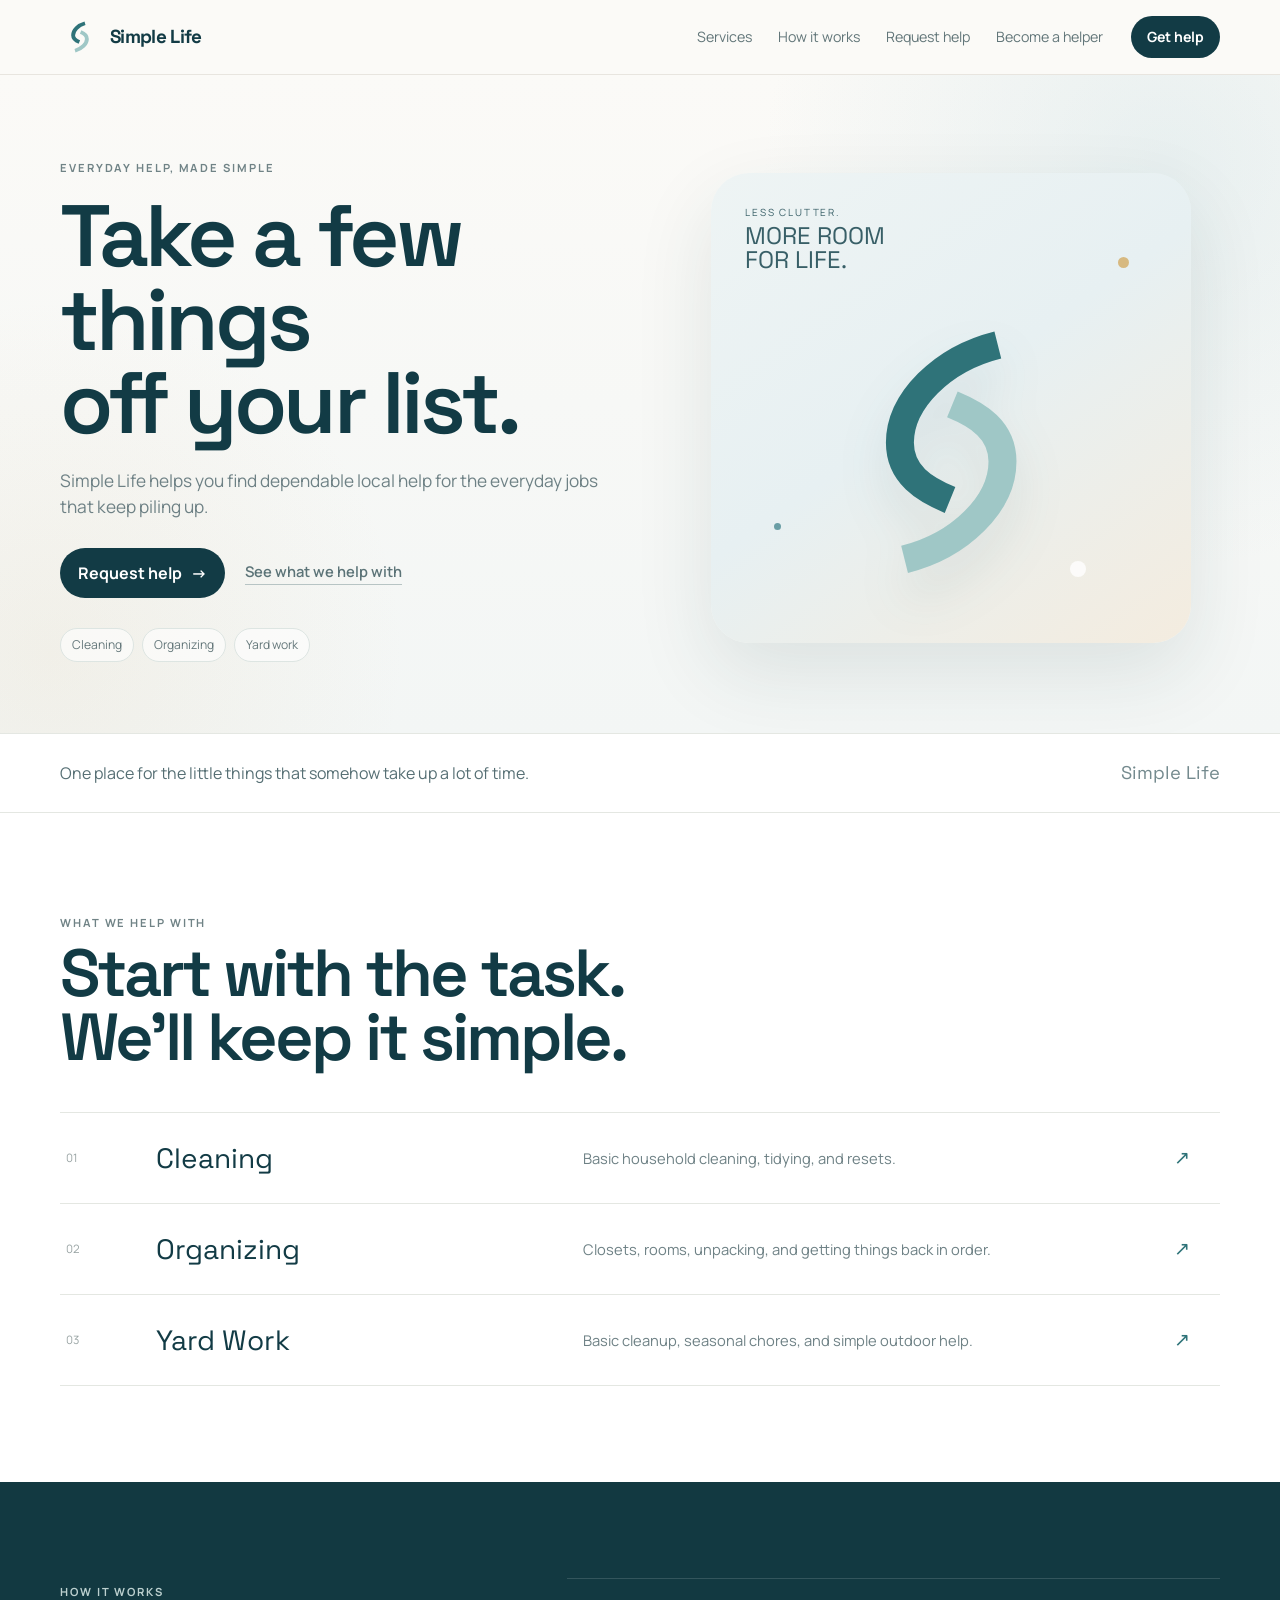
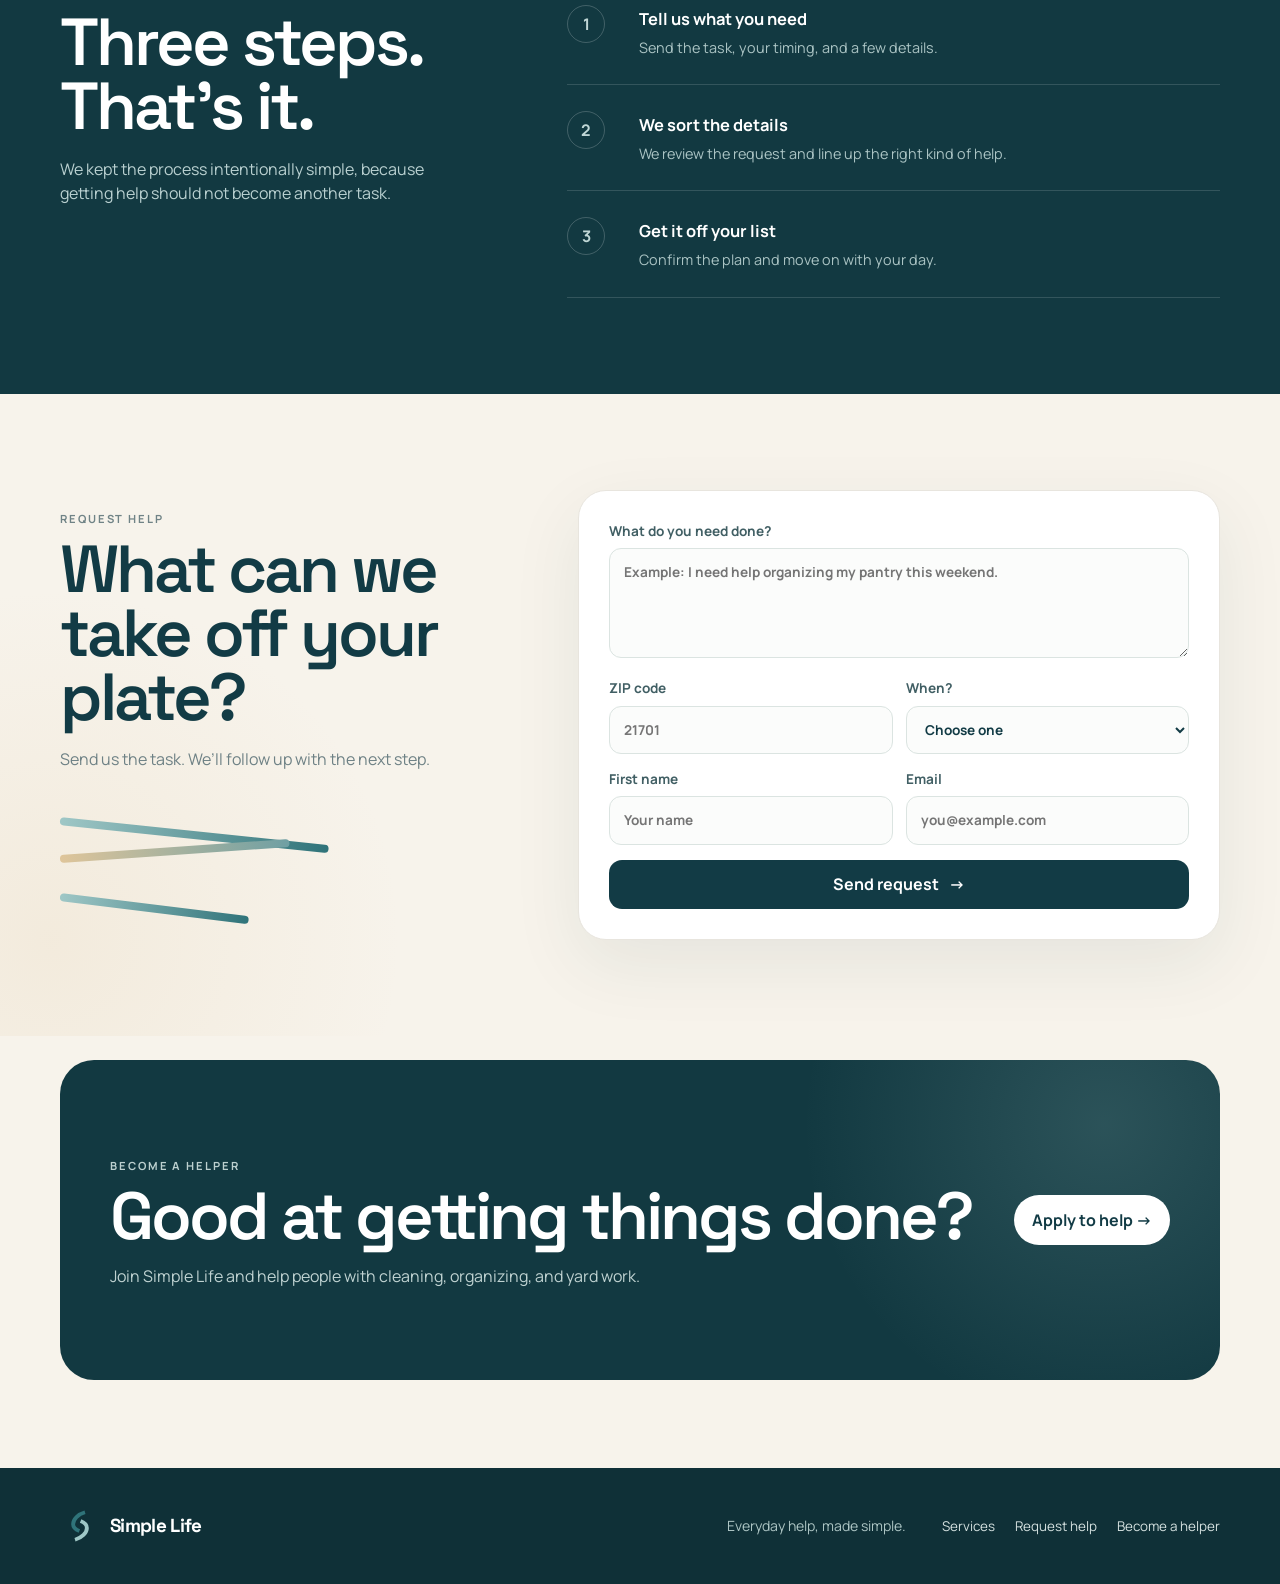
<file: index.html>
<!DOCTYPE html>
<html lang="en">
<head>
  <meta charset="UTF-8" />
  <meta name="viewport" content="width=device-width, initial-scale=1, viewport-fit=cover" />
  <meta name="theme-color" content="#f7f5f0" />
  <title>Simple Life — Everyday help, made simple</title>
  <meta name="description" content="Simple Life connects you with local help for cleaning, organizing, and yard work." />
  <link rel="preconnect" href="https://fonts.googleapis.com">
  <link rel="preconnect" href="https://fonts.gstatic.com" crossorigin>
  <link href="https://fonts.googleapis.com/css2?family=Manrope:wght@400;500;600;700;800&family=Space+Grotesk:wght@500;600;700&display=swap" rel="stylesheet">
  <link rel="stylesheet" href="styles.css" />
</head>
<body>
  <header class="site-header">
    <div class="container nav">
      <a class="brand" href="#top" aria-label="Simple Life home">
        <svg class="brand-symbol" viewBox="0 0 64 64" aria-hidden="true">
          <path class="logo-s logo-s-dark" d="M40 10C29 13 21 21 21 29c0 6 5 9 10 11"/>
          <path class="logo-s logo-s-light" d="M24 54C35 51 43 43 43 35c0-6-5-9-10-11"/>
        </svg>
        <span>Simple Life</span>
      </a>

      <nav class="desktop-nav" aria-label="Main navigation">
        <a href="#services">Services</a>
        <a href="#how">How it works</a>
        <a href="#request">Request help</a>
        <a href="helper.html">Become a helper</a>
      </nav>

      <a class="nav-button" href="#request">Get help</a>

      <button class="menu-button" id="menuButton" type="button" aria-label="Open menu" aria-expanded="false">
        <span></span><span></span>
      </button>
    </div>

    <div class="mobile-nav" id="mobileNav" hidden>
      <div class="container">
        <a href="#services">Services</a>
        <a href="#how">How it works</a>
        <a href="#request">Request help</a>
        <a href="helper.html">Become a helper</a>
      </div>
    </div>
  </header>

  <main id="top">
    <section class="hero">
      <div class="container hero-grid">
        <div class="hero-copy">
          <span class="eyebrow">Everyday help, made simple</span>
          <h1>Take a few things<br>off your list.</h1>
          <p>Simple Life helps you find dependable local help for the everyday jobs that keep piling up.</p>

          <div class="hero-actions">
            <a class="primary-button" href="#request">Request help <span>→</span></a>
            <a class="text-link" href="#services">See what we help with</a>
          </div>

          <div class="mini-proof">
            <span>Cleaning</span>
            <span>Organizing</span>
            <span>Yard work</span>
          </div>
        </div>

        <div class="hero-visual" aria-hidden="true">
          <div class="visual-card">
            <div class="visual-copy">
              <span>LESS CLUTTER.</span>
              <strong>MORE ROOM<br>FOR LIFE.</strong>
            </div>
            <svg class="hero-mark hero-logo" viewBox="0 0 280 280">
              <path class="hero-logo-s hero-logo-dark" d="M180 48C132 60 96 96 96 132c0 27 21 40 43 49"/>
              <path class="hero-logo-s hero-logo-light" d="M100 232C148 220 184 184 184 148c0-27-21-40-43-49"/>
            </svg>
            <span class="float-dot one"></span>
            <span class="float-dot two"></span>
            <span class="float-dot three"></span>
          </div>
        </div>
      </div>
    </section>

    <section class="intro-strip">
      <div class="container intro-strip-inner">
        <p>One place for the little things that somehow take up a lot of time.</p>
        <span>Simple Life</span>
      </div>
    </section>

    <section class="section services-section" id="services">
      <div class="container">
        <div class="section-heading">
          <span class="eyebrow">What we help with</span>
          <h2>Start with the task.<br>We’ll keep it simple.</h2>
        </div>

        <div class="service-list">
          <button class="service-row service-choice" type="button" data-service="Cleaning">
            <span class="service-number">01</span>
            <span class="service-name">Cleaning</span>
            <span class="service-description">Basic household cleaning, tidying, and resets.</span>
            <span class="service-arrow">↗</span>
          </button>

          <button class="service-row service-choice" type="button" data-service="Organizing">
            <span class="service-number">02</span>
            <span class="service-name">Organizing</span>
            <span class="service-description">Closets, rooms, unpacking, and getting things back in order.</span>
            <span class="service-arrow">↗</span>
          </button>

          <button class="service-row service-choice" type="button" data-service="Yard Work">
            <span class="service-number">03</span>
            <span class="service-name">Yard Work</span>
            <span class="service-description">Basic cleanup, seasonal chores, and simple outdoor help.</span>
            <span class="service-arrow">↗</span>
          </button>
        </div>
      </div>
    </section>

    <section class="section how-section" id="how">
      <div class="container how-grid">
        <div class="how-copy">
          <span class="eyebrow light">How it works</span>
          <h2>Three steps.<br>That’s it.</h2>
          <p>We kept the process intentionally simple, because getting help should not become another task.</p>
        </div>

        <div class="steps">
          <article>
            <span>1</span>
            <div><h3>Tell us what you need</h3><p>Send the task, your timing, and a few details.</p></div>
          </article>
          <article>
            <span>2</span>
            <div><h3>We sort the details</h3><p>We review the request and line up the right kind of help.</p></div>
          </article>
          <article>
            <span>3</span>
            <div><h3>Get it off your list</h3><p>Confirm the plan and move on with your day.</p></div>
          </article>
        </div>
      </div>
    </section>

    <section class="section request-section" id="request">
      <div class="container request-grid">
        <div class="request-intro">
          <span class="eyebrow">Request help</span>
          <h2>What can we<br>take off your plate?</h2>
          <p>Send us the task. We’ll follow up with the next step.</p>
          <div class="request-lines" aria-hidden="true"><i></i><i></i><i></i></div>
        </div>

        <form class="request-form" id="requestForm" name="service-request" method="POST" data-netlify="true" data-netlify-honeypot="bot-field">
          <input type="hidden" name="form-name" value="service-request">
          <p class="hidden-field"><label>Don’t fill this out: <input name="bot-field"></label></p>

          <label>What do you need done?
            <textarea id="task" name="task" rows="4" spellcheck="false" placeholder="Example: I need help organizing my pantry this weekend." required></textarea>
          </label>

          <div class="two-fields">
            <label>ZIP code
              <input name="zip" type="text" inputmode="numeric" spellcheck="false" placeholder="21701" required>
            </label>
            <label>When?
              <select name="timing" required>
                <option value="">Choose one</option>
                <option>As soon as possible</option>
                <option>This week</option>
                <option>This weekend</option>
                <option>Next week</option>
                <option>I’m flexible</option>
              </select>
            </label>
          </div>

          <div class="two-fields">
            <label>First name
              <input name="name" type="text" spellcheck="false" placeholder="Your name" required>
            </label>
            <label>Email
              <input name="email" type="email" spellcheck="false" placeholder="you@example.com" required>
            </label>
          </div>

          <button class="submit-button" type="submit">Send request <span>→</span></button>
          <div id="formSuccess" class="success-message" hidden>Thanks — your request was sent.</div>
        </form>
      </div>
    </section>

    <section class="helper-cta">
      <div class="container">
        <div class="helper-panel">
          <div>
            <span class="eyebrow light">Become a helper</span>
            <h2>Good at getting things done?</h2>
            <p>Join Simple Life and help people with cleaning, organizing, and yard work.</p>
          </div>
          <a href="helper.html">Apply to help <span>→</span></a>
        </div>
      </div>
    </section>
  </main>

  <footer class="site-footer">
    <div class="container footer-grid">
      <a class="brand footer-brand" href="#top">
        <svg class="brand-symbol" viewBox="0 0 64 64" aria-hidden="true">
          <path class="logo-s logo-s-dark" d="M40 10C29 13 21 21 21 29c0 6 5 9 10 11"/>
          <path class="logo-s logo-s-light" d="M24 54C35 51 43 43 43 35c0-6-5-9-10-11"/>
        </svg>
        <span>Simple Life</span>
      </a>
      <p>Everyday help, made simple.</p>
      <div>
        <a href="#services">Services</a>
        <a href="#request">Request help</a>
        <a href="helper.html">Become a helper</a>
      </div>
    </div>
  </footer>

  <script src="script.js"></script>
</body>
</html>
</file>
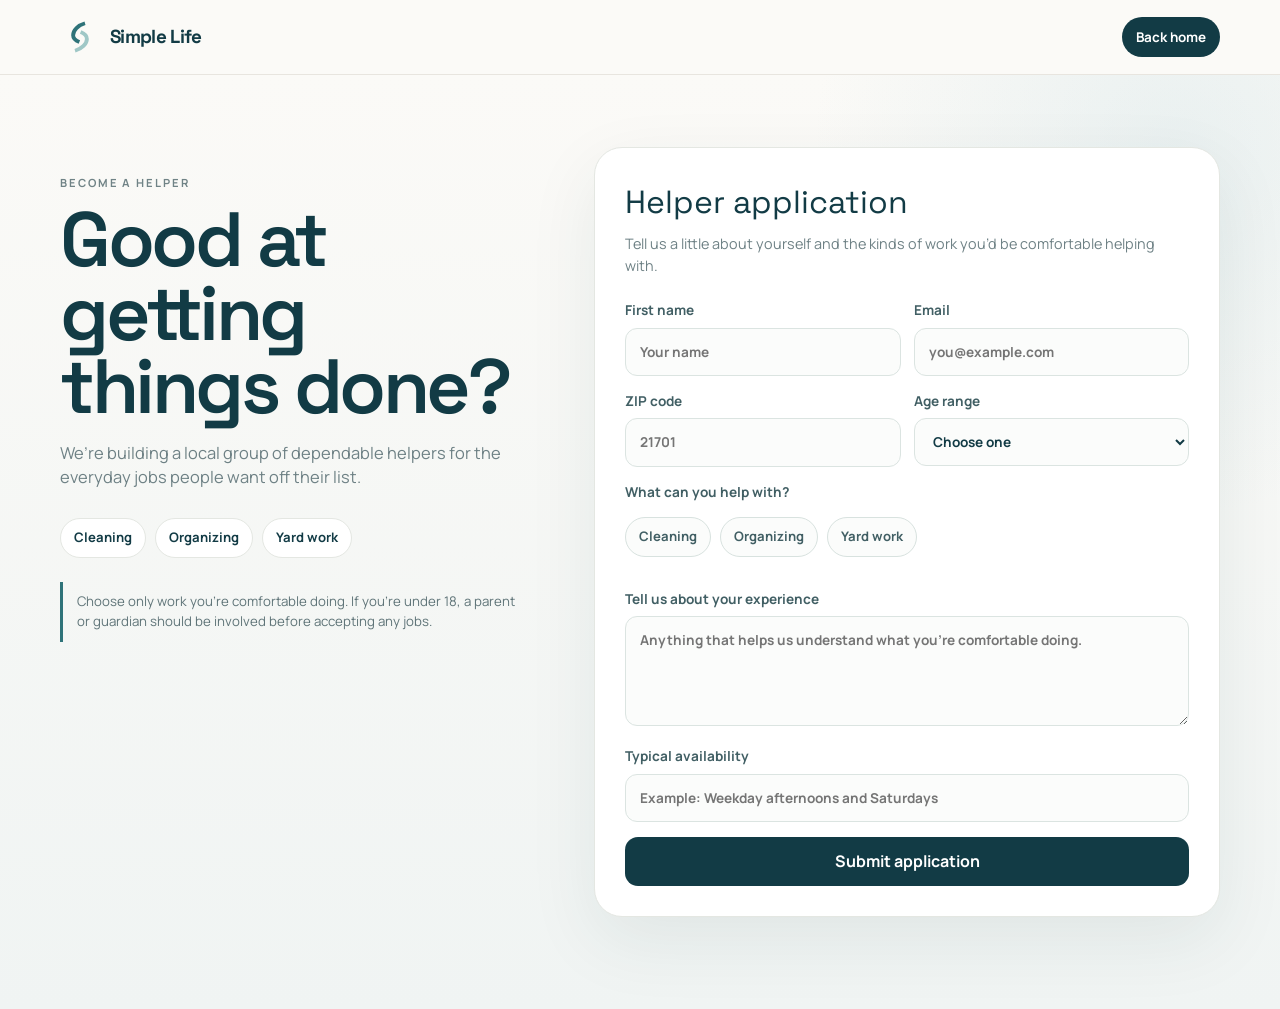
<file: helper.html>
<!DOCTYPE html>
<html lang="en">
<head>
  <meta charset="UTF-8" />
  <meta name="viewport" content="width=device-width, initial-scale=1, viewport-fit=cover" />
  <meta name="theme-color" content="#f7f5f0" />
  <title>Become a Helper — Simple Life</title>
  <meta name="description" content="Apply to become a Simple Life helper for cleaning, organizing, and yard work." />
  <link rel="preconnect" href="https://fonts.googleapis.com">
  <link rel="preconnect" href="https://fonts.gstatic.com" crossorigin>
  <link href="https://fonts.googleapis.com/css2?family=Manrope:wght@400;500;600;700;800&family=Space+Grotesk:wght@500;600;700&display=swap" rel="stylesheet">
  <link rel="stylesheet" href="styles.css" />
</head>
<body>
  <header class="site-header">
    <div class="container nav">
      <a class="brand" href="index.html" aria-label="Simple Life home">
        <svg class="brand-symbol" viewBox="0 0 64 64" aria-hidden="true">
          <path class="logo-s logo-s-dark" d="M40 10C29 13 21 21 21 29c0 6 5 9 10 11"/>
          <path class="logo-s logo-s-light" d="M24 54C35 51 43 43 43 35c0-6-5-9-10-11"/>
        </svg>
        <span>Simple Life</span>
      </a>
      <a class="helper-back" href="index.html">Back home</a>
    </div>
  </header>

  <main class="helper-page">
    <div class="container helper-layout">
      <section class="helper-copy">
        <span class="eyebrow">Become a helper</span>
        <h1 class="helper-title">Good at getting things done?</h1>
        <p>We’re building a local group of dependable helpers for the everyday jobs people want off their list.</p>

        <div class="helper-tags">
          <span>Cleaning</span>
          <span>Organizing</span>
          <span>Yard work</span>
        </div>

        <div class="helper-note">Choose only work you’re comfortable doing. If you’re under 18, a parent or guardian should be involved before accepting any jobs.</div>
      </section>

      <form class="helper-form" id="helperForm" name="helper-application" method="POST" data-netlify="true" data-netlify-honeypot="bot-field">
        <input type="hidden" name="form-name" value="helper-application">
        <p class="hidden-field"><label>Don’t fill this out: <input name="bot-field"></label></p>

        <h2>Helper application</h2>
        <p>Tell us a little about yourself and the kinds of work you’d be comfortable helping with.</p>

        <div class="two-fields">
          <label>First name
            <input name="name" type="text" required placeholder="Your name" spellcheck="false">
          </label>
          <label>Email
            <input name="email" type="email" required placeholder="you@example.com" spellcheck="false">
          </label>
        </div>

        <div class="two-fields">
          <label>ZIP code
            <input name="zip" type="text" inputmode="numeric" required placeholder="21701" spellcheck="false">
          </label>
          <label>Age range
            <select name="age_range" required>
              <option value="">Choose one</option>
              <option>Under 18</option>
              <option>18 or older</option>
            </select>
          </label>
        </div>

        <label>What can you help with?</label>
        <div class="task-options">
          <label class="task-option"><input type="checkbox" name="services" value="Cleaning"><span>Cleaning</span></label>
          <label class="task-option"><input type="checkbox" name="services" value="Organizing"><span>Organizing</span></label>
          <label class="task-option"><input type="checkbox" name="services" value="Yard Work"><span>Yard work</span></label>
        </div>

        <label>Tell us about your experience
          <textarea name="experience" rows="4" spellcheck="false" placeholder="Anything that helps us understand what you're comfortable doing."></textarea>
        </label>

        <label>Typical availability
          <input name="availability" type="text" spellcheck="false" placeholder="Example: Weekday afternoons and Saturdays">
        </label>

        <button class="helper-submit" type="submit">Submit application</button>
        <div id="helperSuccess" class="success-message" hidden>Thanks — your application was sent.</div>
      </form>
    </div>
  </main>

  <script src="script.js"></script>
</body>
</html>
</file>
<file: styles.css>
:root{
  --ink:#123b45;
  --ink-2:#2c5962;
  --cream:#f7f3eb;
  --paper:#fbfaf7;
  --white:#ffffff;
  --teal:#2f7379;
  --teal-light:#9fc7c6;
  --blue:#bdd8df;
  --sand:#dfc59a;
  --muted:#6e8185;
  --line:#e4e7e2;
  --dark:#123941;
}

*{box-sizing:border-box}
html{scroll-behavior:smooth;scroll-padding-top:80px}
body{
  margin:0;
  min-width:0;
  overflow-x:hidden;
  font-family:"Manrope",system-ui,-apple-system,BlinkMacSystemFont,"Segoe UI",sans-serif;
  color:var(--ink);
  background:var(--paper);
  line-height:1.5;
}
a{color:inherit;text-decoration:none}
button,input,textarea,select{font:inherit}
button{color:inherit}
img,svg{display:block;max-width:100%}
.container{width:min(1160px,calc(100% - 40px));margin:0 auto}
.hidden-field{display:none!important}

.site-header{
  position:sticky;
  top:0;
  z-index:50;
  background:rgba(251,250,247,.94);
  backdrop-filter:blur(16px);
  border-bottom:1px solid rgba(230,227,220,.9);
}
.nav{
  min-height:74px;
  display:flex;
  align-items:center;
  gap:28px;
}
.brand{
  display:inline-flex;
  align-items:center;
  gap:10px;
  font-family:"Space Grotesk","Manrope",system-ui,sans-serif;
  font-size:1.18rem;
  letter-spacing:-.035em;
  font-weight:700;
  flex:0 0 auto;
}
.brand-symbol{
  width:40px;
  height:40px;
  aspect-ratio:1/1;
  flex:0 0 40px;
  overflow:visible;
}
.logo-s{
  fill:none;
  stroke-width:6.2;
  stroke-linecap:butt;
  stroke-linejoin:round;
}
.logo-s-dark{stroke:#2f7379}
.logo-s-light{stroke:#9fc7c6}
.desktop-nav{
  margin-left:auto;
  display:flex;
  gap:26px;
  color:#627679;
  font-size:.89rem;
}
.desktop-nav a:hover{color:var(--ink)}
.nav-button{
  padding:10px 16px;
  border-radius:999px;
  background:var(--ink);
  color:#fff;
  font-size:.88rem;
  font-weight:700;
}
.menu-button{
  display:none;
  width:42px;height:42px;
  border:0;
  background:transparent;
  margin-left:auto;
  padding:10px;
}
.menu-button span{
  display:block;
  height:2px;
  border-radius:999px;
  background:var(--ink);
  margin:7px 0;
}
.mobile-nav{
  border-top:1px solid var(--line);
  background:rgba(251,250,247,.98);
}
.mobile-nav .container{display:grid;padding:8px 0 14px}
.mobile-nav a{padding:11px 0;font-weight:600}

.hero{
  position:relative;
  overflow:hidden;
  padding:78px 0 70px;
  background:
    radial-gradient(circle at 91% 14%,rgba(189,216,223,.30),transparent 31%),
    radial-gradient(circle at 4% 88%,rgba(223,197,154,.14),transparent 26%),
    linear-gradient(180deg,#fbfaf7 0%,#f3f6f5 100%);
}
.hero-grid{
  display:grid;
  grid-template-columns:1.02fr .98fr;
  gap:64px;
  align-items:center;
}
.eyebrow{
  display:inline-block;
  font-size:.7rem;
  font-weight:700;
  letter-spacing:.17em;
  text-transform:uppercase;
  color:#708386;
}
.eyebrow.light{color:#bcd0cf}
.hero h1,.section-heading h2,.how-copy h2,.request-intro h2,.helper-panel h2,.helper-title{
  margin:0;
  font-family:"Space Grotesk","Manrope",system-ui,sans-serif;
  font-weight:600;
  letter-spacing:-.045em;
  line-height:.96;
}
.hero h1{
  margin-top:16px;
  font-size:clamp(4rem,6.8vw,6.6rem);
}
.hero-copy>p{
  max-width:600px;
  margin:23px 0 0;
  color:var(--muted);
  font-size:1.08rem;
}
.hero-actions{
  display:flex;
  align-items:center;
  gap:20px;
  margin-top:28px;
  flex-wrap:wrap;
}
.primary-button{
  display:inline-flex;
  align-items:center;
  gap:9px;
  padding:13px 18px;
  border-radius:999px;
  background:var(--ink);
  color:#fff;
  font-weight:700;
}
.text-link{
  color:#5b7377;
  font-weight:600;
  font-size:.92rem;
  border-bottom:1px solid #b7c4c4;
  padding-bottom:2px;
}
.mini-proof{
  display:flex;
  gap:8px;
  flex-wrap:wrap;
  margin-top:30px;
}
.mini-proof span{
  padding:7px 11px;
  border-radius:999px;
  border:1px solid #dde5e2;
  background:rgba(255,255,255,.62);
  color:#65787b;
  font-size:.76rem;
}

.hero-visual{min-height:510px;display:grid;place-items:center}
.visual-card{
  width:min(480px,100%);
  aspect-ratio:1/.98;
  position:relative;
  border-radius:38px;
  overflow:hidden;
  background:linear-gradient(145deg,#eef4f4 0%,#e7f0f2 48%,#f4ecdf 100%);
  box-shadow:0 30px 80px rgba(26,60,66,.11);
}
.visual-copy{
  position:absolute;
  left:34px;top:32px;
  z-index:2;
  color:#385f67;
}
.visual-copy span{
  display:block;
  font-size:.62rem;
  letter-spacing:.18em;
}
.visual-copy strong{
  display:block;
  margin-top:4px;
  font-family:"Space Grotesk","Manrope",system-ui,sans-serif;
  font-size:1.5rem;
  line-height:1;
  font-weight:400;
}
.hero-mark{
  position:absolute;
  width:68%;
  right:16%;
  bottom:6%;
  filter:drop-shadow(0 26px 24px rgba(38,74,78,.10));
}
.hero-logo-s{
  fill:none;
  stroke-width:24;
  stroke-linecap:butt;
  stroke-linejoin:round;
}
.hero-logo-dark{stroke:#2f7379}
.hero-logo-light{stroke:#9fc7c6}
.float-dot{position:absolute;border-radius:50%}
.float-dot.one{width:11px;height:11px;background:#d7b980;right:13%;top:18%}
.float-dot.two{width:7px;height:7px;background:#6a9ea5;left:13%;bottom:24%}
.float-dot.three{width:16px;height:16px;background:rgba(255,255,255,.8);right:22%;bottom:14%}

.intro-strip{background:#fff;border-top:1px solid var(--line);border-bottom:1px solid var(--line)}
.intro-strip-inner{
  min-height:78px;
  display:flex;
  align-items:center;
  justify-content:space-between;
  gap:20px;
}
.intro-strip p{margin:0;color:#566f74}
.intro-strip span{font-family:"Space Grotesk","Manrope",system-ui,sans-serif;font-size:1.15rem;color:#748a8e}

.section{padding:96px 0}
.services-section{background:#fff}
.section-heading{margin-bottom:42px}
.section-heading h2,.how-copy h2,.request-intro h2,.helper-panel h2{
  margin-top:9px;
  font-size:clamp(2.8rem,5.2vw,5rem);
}
.service-list{border-top:1px solid var(--line)}
.service-row{
  width:100%;
  display:grid;
  grid-template-columns:70px 1fr 1.4fr 40px;
  gap:20px;
  align-items:center;
  border:0;
  border-bottom:1px solid var(--line);
  background:transparent;
  text-align:left;
  padding:24px 6px;
  cursor:pointer;
  transition:background .18s ease,padding .18s ease;
}
.service-row:hover{background:#f5f9f8;padding-left:14px;padding-right:14px}
.service-number{font-size:.72rem;color:#99a4a4}
.service-name{
  font-family:"Space Grotesk","Manrope",system-ui,sans-serif;
  font-size:1.75rem;
}
.service-description{color:var(--muted);font-size:.92rem}
.service-arrow{font-size:1.2rem;color:var(--teal)}

.how-section{background:var(--dark);color:#fff}
.how-grid{
  display:grid;
  grid-template-columns:.78fr 1.22fr;
  gap:90px;
  align-items:start;
}
.how-copy>p{max-width:450px;color:#b9d0d0;margin:18px 0 0}
.steps{display:grid;gap:0;border-top:1px solid rgba(255,255,255,.14)}
.steps article{
  display:grid;
  grid-template-columns:54px 1fr;
  gap:18px;
  padding:26px 0;
  border-bottom:1px solid rgba(255,255,255,.14);
}
.steps article>span{
  width:38px;height:38px;border-radius:50%;
  display:grid;place-items:center;
  border:1px solid rgba(255,255,255,.2);
  color:#c0d7d6;
  font-weight:700;
}
.steps h3{margin:2px 0 5px;font-size:1.03rem}
.steps p{margin:0;color:#abc4c4;font-size:.9rem}

.request-section{
  background:
    radial-gradient(circle at 4% 85%,rgba(223,197,154,.18),transparent 26%),
    var(--cream);
}
.request-grid{
  display:grid;
  grid-template-columns:.82fr 1.18fr;
  gap:72px;
  align-items:center;
}
.request-intro>p{max-width:430px;color:var(--muted);margin:17px 0 0}
.request-lines{
  width:320px;
  height:120px;
  margin-top:34px;
  position:relative;
}
.request-lines i{
  position:absolute;
  left:0;
  height:8px;
  border-radius:999px;
  background:linear-gradient(90deg,#9fc7c6,#2f7379);
  transform-origin:left center;
}
.request-lines i:nth-child(1){width:270px;top:12px;transform:rotate(6deg)}
.request-lines i:nth-child(2){width:230px;top:50px;background:linear-gradient(90deg,#dfc59a,#6f9fa3);transform:rotate(-4deg)}
.request-lines i:nth-child(3){width:190px;top:88px;transform:rotate(7deg)}
.request-form{
  background:#fff;
  border:1px solid #e8e5de;
  border-radius:28px;
  padding:30px;
  box-shadow:0 24px 70px rgba(31,65,70,.08);
}
.request-form label,.helper-form label{
  display:block;
  margin-bottom:15px;
  font-size:.85rem;
  font-weight:700;
  color:#415f64;
}
.request-form input,.request-form textarea,.request-form select,
.helper-form input,.helper-form textarea,.helper-form select{
  width:100%;
  margin-top:7px;
  padding:13px 14px;
  border:1px solid #dbe4e1;
  border-radius:12px;
  background:#fbfcfb;
  outline:none;
  color:var(--ink);
}
.request-form input:focus,.request-form textarea:focus,.request-form select:focus,
.helper-form input:focus,.helper-form textarea:focus,.helper-form select:focus{
  border-color:#8fb8b7;
  box-shadow:0 0 0 3px rgba(143,184,183,.12);
}
.two-fields{display:grid;grid-template-columns:1fr 1fr;gap:13px}
.submit-button,.helper-submit{
  width:100%;
  min-height:49px;
  border:0;
  border-radius:13px;
  background:var(--ink);
  color:#fff;
  font-weight:700;
  cursor:pointer;
}
.submit-button span{margin-left:7px}
.success-message{
  margin-top:12px;
  border-radius:12px;
  padding:11px 13px;
  background:#eef6f4;
  color:#4a6f68;
  font-size:.85rem;
  font-weight:700;
}

.helper-cta{padding:24px 0 88px;background:var(--cream)}
.helper-panel{
  min-height:320px;
  border-radius:34px;
  padding:46px 50px;
  background:
    radial-gradient(circle at 90% 20%,rgba(159,199,198,.18),transparent 28%),
    var(--dark);
  color:#fff;
  display:flex;
  align-items:center;
  justify-content:space-between;
  gap:40px;
}
.helper-panel p{margin:15px 0 0;color:#bfd2d1}
.helper-panel>a{
  flex:0 0 auto;
  padding:13px 18px;
  border-radius:999px;
  background:#fff;
  color:var(--ink);
  font-weight:700;
}

.site-footer{padding:38px 0;background:#0f3037;color:#fff}
.footer-grid{display:grid;grid-template-columns:1fr auto auto;gap:36px;align-items:center}
.footer-brand .brand-symbol{fill:#9fc7c6}
.footer-grid p{margin:0;color:#adc5c4;font-size:.88rem}
.footer-grid>div{display:flex;gap:20px;color:#d4e0df;font-size:.84rem}

/* helper page */
.helper-page{
  min-height:calc(100vh - 74px);
  padding:72px 0 92px;
  background:
    radial-gradient(circle at 92% 8%,rgba(189,216,223,.28),transparent 25%),
    linear-gradient(180deg,#fbfaf7,#f0f4f3);
}
.helper-layout{
  display:grid;
  grid-template-columns:.85fr 1.15fr;
  gap:72px;
  align-items:start;
}
.helper-copy{padding-top:22px}
.helper-title{font-size:clamp(3.8rem,6vw,5.8rem);margin-top:10px}
.helper-copy>p{max-width:500px;color:var(--muted);font-size:1.03rem}
.helper-tags{display:flex;flex-wrap:wrap;gap:9px;margin-top:28px}
.helper-tags span{
  padding:9px 13px;
  border-radius:999px;
  background:#fff;
  border:1px solid var(--line);
  font-size:.82rem;
  font-weight:700;
}
.helper-note{
  margin-top:24px;
  max-width:500px;
  color:#5f7478;
  font-size:.83rem;
  border-left:3px solid var(--teal);
  padding:10px 0 10px 14px;
}
.helper-form{
  background:#fff;
  border:1px solid var(--line);
  border-radius:28px;
  padding:30px;
  box-shadow:0 24px 70px rgba(31,65,70,.08);
}
.helper-form h2{margin:0;font-family:"Space Grotesk","Manrope",system-ui,sans-serif;font-weight:400;font-size:2rem}
.helper-form>p{margin:7px 0 24px;color:var(--muted);font-size:.9rem}
.task-options{display:flex;flex-wrap:wrap;gap:9px;margin-bottom:17px}
.task-option{position:relative}
.task-option input{position:absolute;opacity:0;pointer-events:none}
.task-option span{
  display:block;
  padding:9px 13px;
  border-radius:999px;
  border:1px solid #d8e2df;
  background:#fbfcfb;
  font-size:.82rem;
  font-weight:700;
  cursor:pointer;
}
.task-option input:checked+span{background:#eaf3f2;border-color:#93b8b6}
.helper-back{
  margin-left:auto;
  padding:10px 14px;
  border-radius:999px;
  background:var(--ink);
  color:#fff;
  font-size:.84rem;
  font-weight:700;
}

@media(max-width:960px){
  .desktop-nav,.nav-button{display:none}
  .menu-button{display:block}
  .hero-grid,.how-grid,.request-grid,.helper-layout{grid-template-columns:1fr}
  .hero-grid{gap:26px}
  .hero-copy{text-align:center}
  .hero-copy>p{margin-left:auto;margin-right:auto}
  .hero-actions,.mini-proof{justify-content:center}
  .hero-visual{min-height:430px}
  .how-grid{gap:46px}
  .request-grid{gap:36px}
  .request-intro{text-align:center}
  .request-intro>p{margin-left:auto;margin-right:auto}
  .request-lines{margin-left:auto;margin-right:auto}
  .helper-panel{flex-direction:column;align-items:flex-start}
  .footer-grid{grid-template-columns:1fr}
  .footer-grid>div{flex-wrap:wrap}
  .helper-copy{text-align:center}
  .helper-copy>p,.helper-note{margin-left:auto;margin-right:auto}
  .helper-tags{justify-content:center}
}

@media(max-width:640px){
  .container{width:min(100% - 28px,1160px)}
  .nav{min-height:66px}
  .brand{font-size:1.24rem}
  .brand-symbol{width:34px;height:34px}
  .hero{padding:48px 0 42px}
  .hero h1{font-size:clamp(3.05rem,15vw,4.35rem)}
  .hero-copy>p{font-size:.96rem;margin-top:17px}
  .hero-actions{display:grid;grid-template-columns:1fr;width:100%;gap:13px}
  .primary-button{justify-content:center;width:100%}
  .text-link{justify-self:center}
  .mini-proof{margin-top:24px}
  .hero-visual{min-height:300px}
  .visual-card{border-radius:27px}
  .visual-copy{left:22px;top:22px}
  .visual-copy strong{font-size:1.2rem}
  .intro-strip-inner{min-height:70px}
  .intro-strip p{font-size:.84rem}
  .intro-strip span{display:none}
  .section{padding:68px 0}
  .section-heading h2,.how-copy h2,.request-intro h2,.helper-panel h2{font-size:clamp(2.55rem,12vw,3.7rem)}
  .service-row{
    grid-template-columns:42px 1fr 32px;
    gap:10px;
    padding:19px 0;
  }
  .service-description{grid-column:2/4;margin-top:-3px;font-size:.82rem}
  .service-name{font-size:1.45rem}
  .service-arrow{grid-column:3;grid-row:1}
  .how-grid{gap:32px}
  .steps article{grid-template-columns:44px 1fr;padding:21px 0}
  .steps article>span{width:34px;height:34px}
  .request-intro{text-align:left}
  .request-lines{width:240px;margin-left:0}
  .two-fields{grid-template-columns:1fr;gap:0}
  .request-form,.helper-form{padding:20px;border-radius:21px}
  .request-form input,.request-form textarea,.request-form select,
  .helper-form input,.helper-form textarea,.helper-form select{font-size:16px}
  .helper-panel{padding:31px 24px;border-radius:26px}
  .helper-panel>a{width:100%;text-align:center}
  .helper-cta{padding-bottom:66px}
  .site-footer{padding:31px 0}
  .footer-grid{gap:18px}
  .footer-grid>div{display:grid;gap:9px}
  .helper-page{padding:50px 0 70px}
  .helper-title{font-size:clamp(3rem,14vw,4rem)}
  .helper-back{padding:9px 12px;font-size:.78rem}
}

@media(max-width:380px){
  .container{width:min(100% - 22px,1160px)}
  .hero h1{font-size:2.95rem}
  .service-row{grid-template-columns:36px 1fr}
  .service-arrow{display:none}
  .service-description{grid-column:2}
  .request-lines{width:210px}
}

@media(prefers-reduced-motion:reduce){
  *{scroll-behavior:auto!important}
}
</file>
